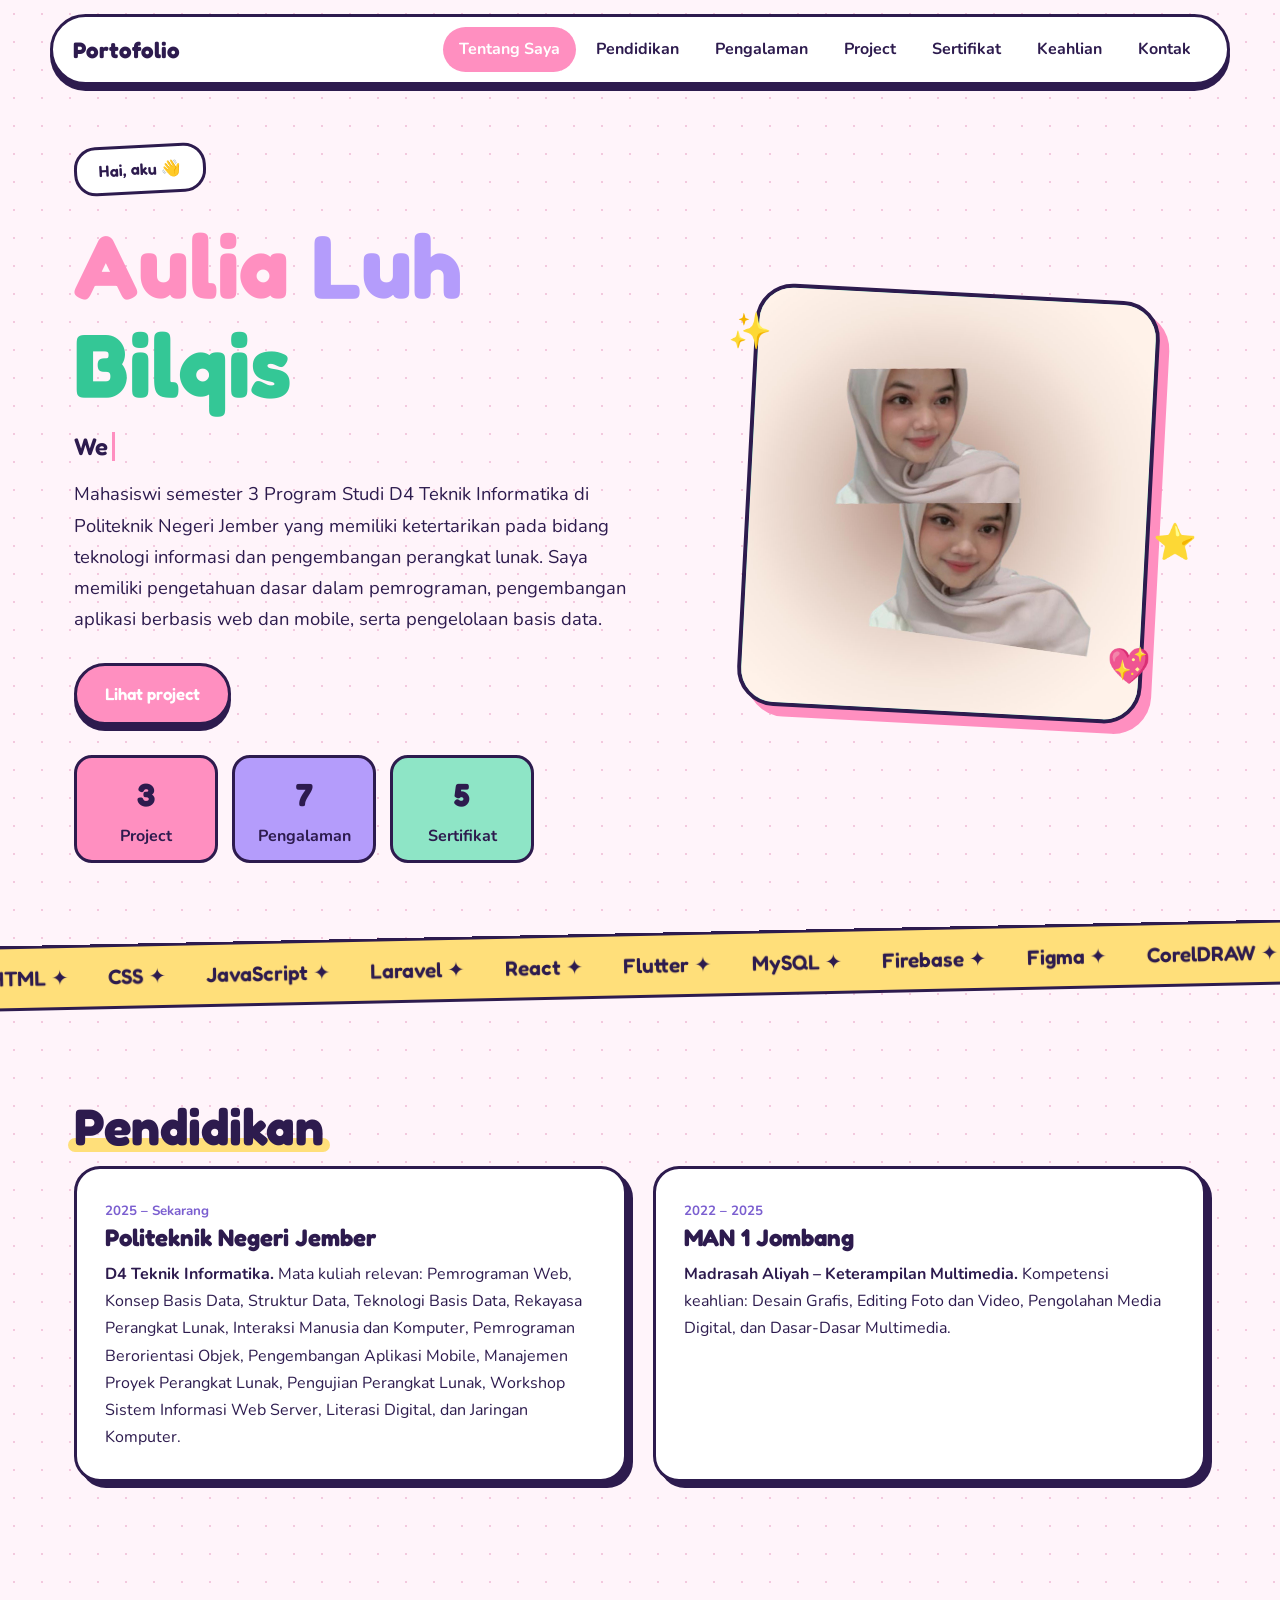
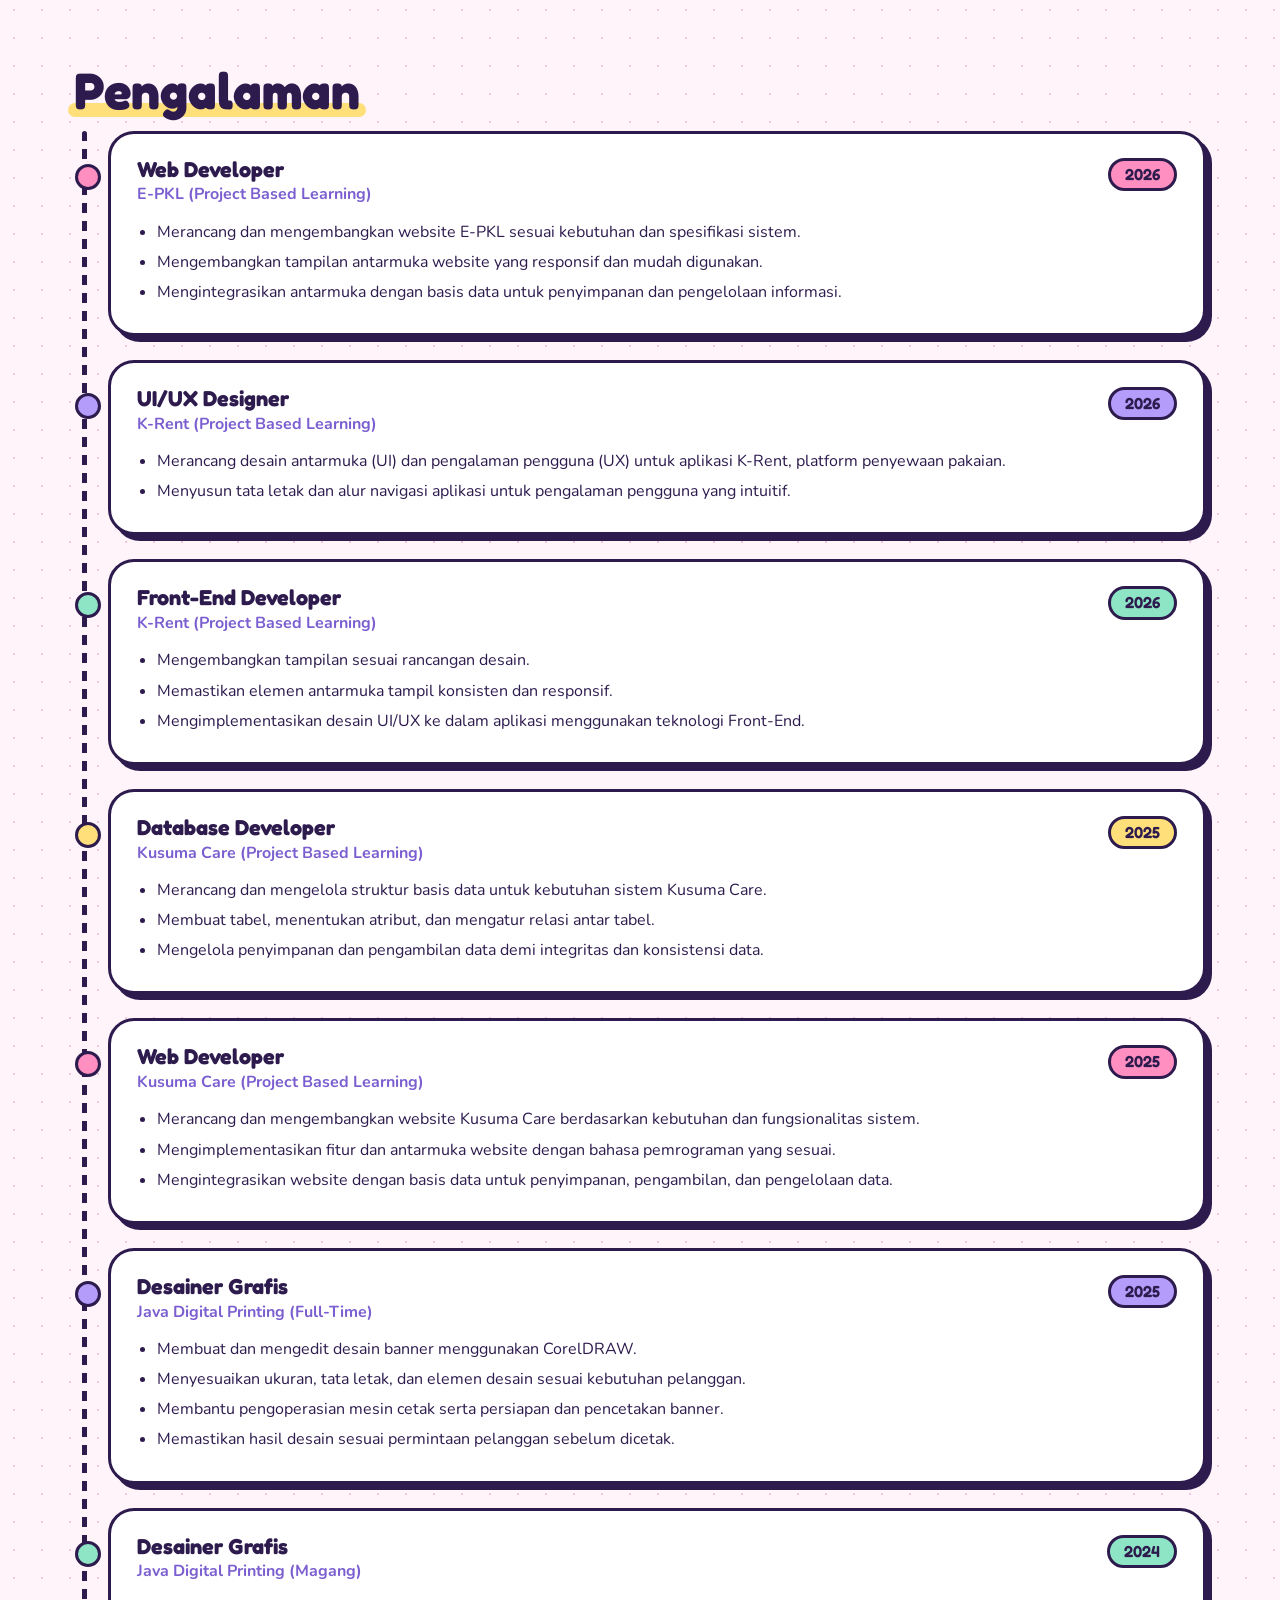
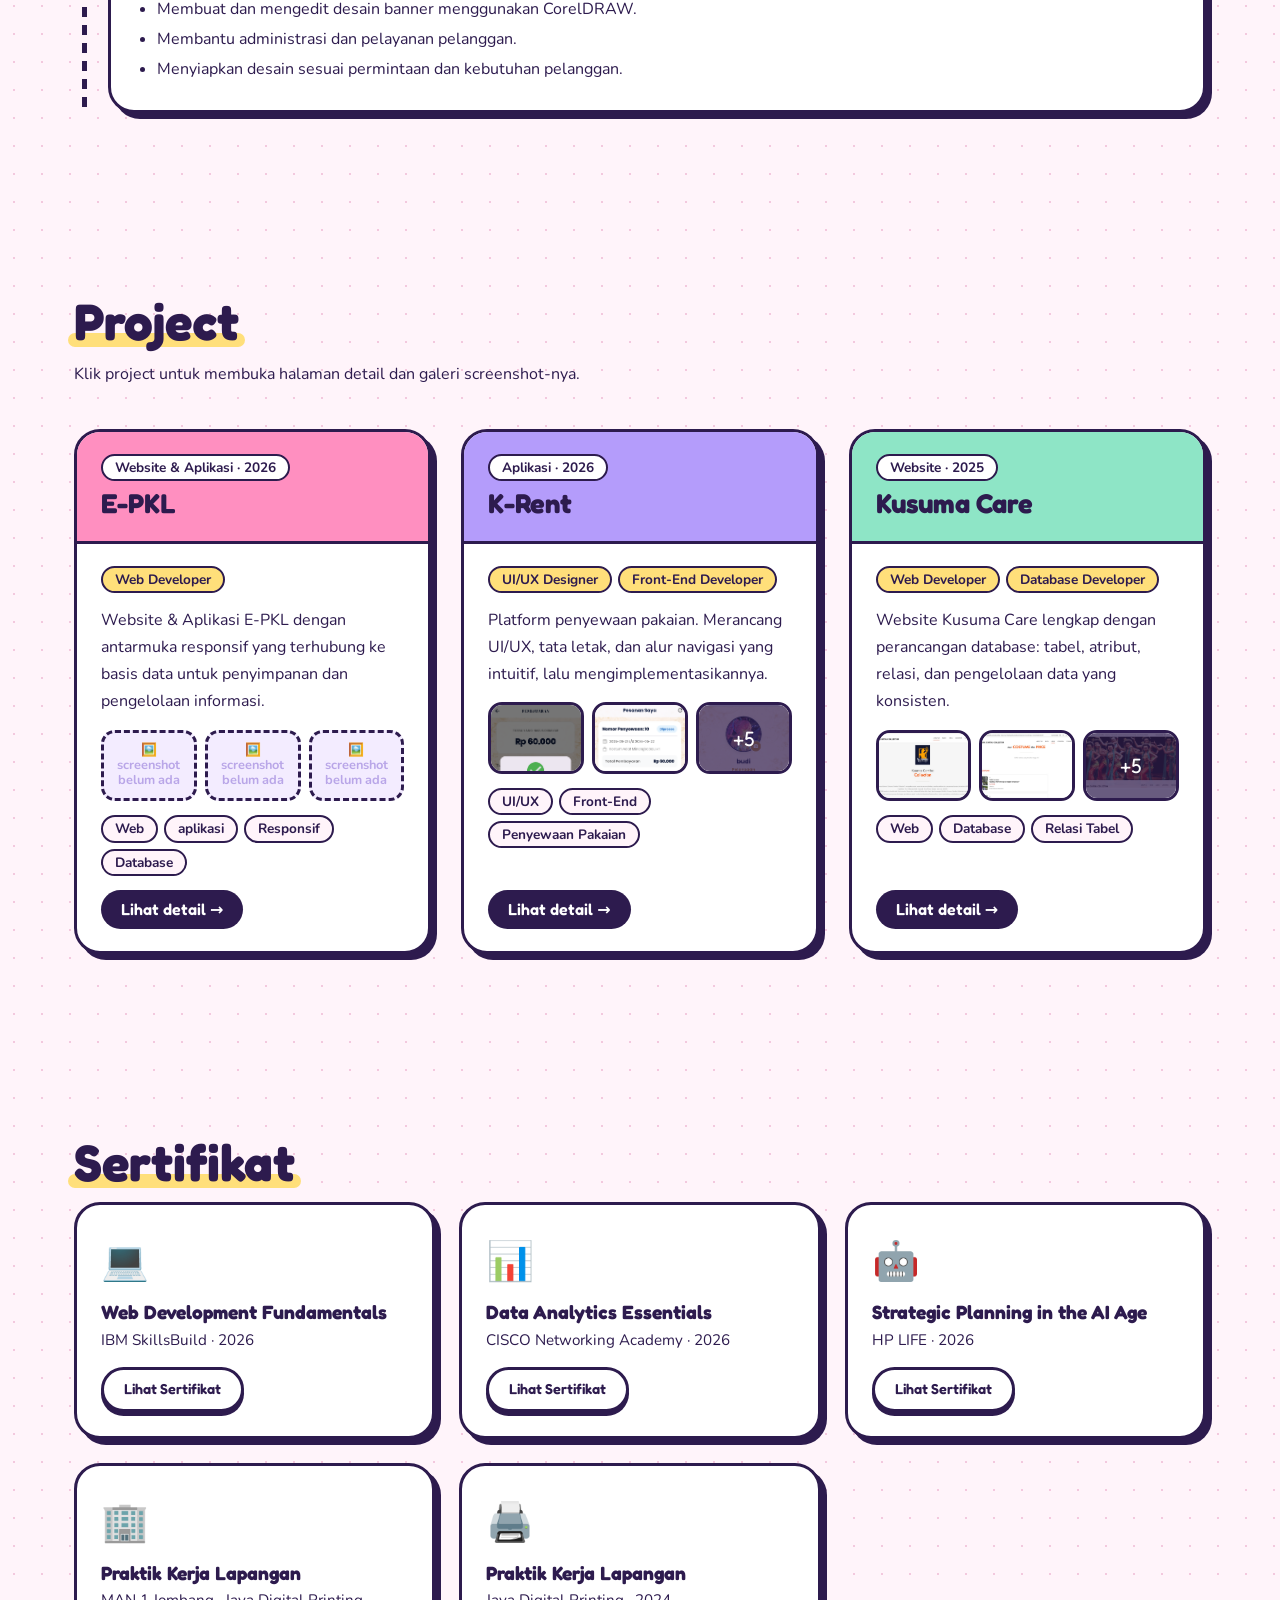
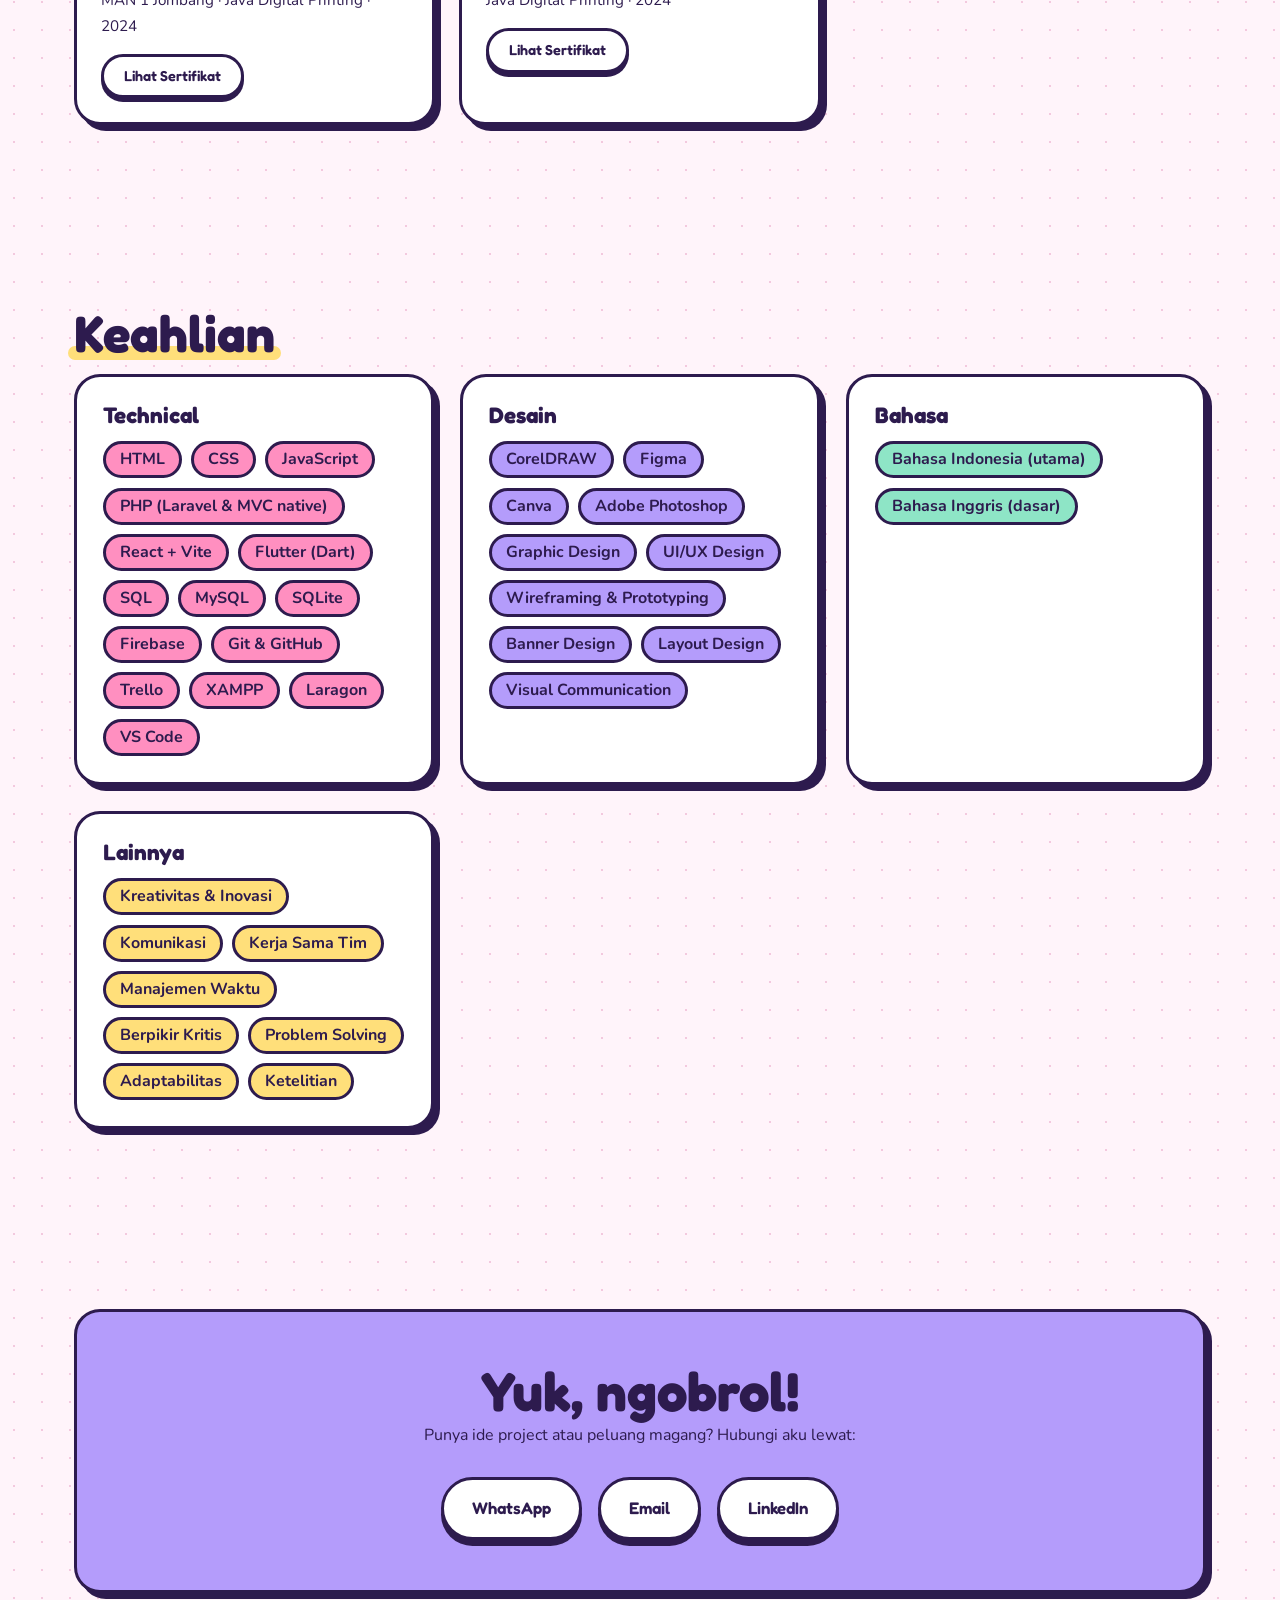
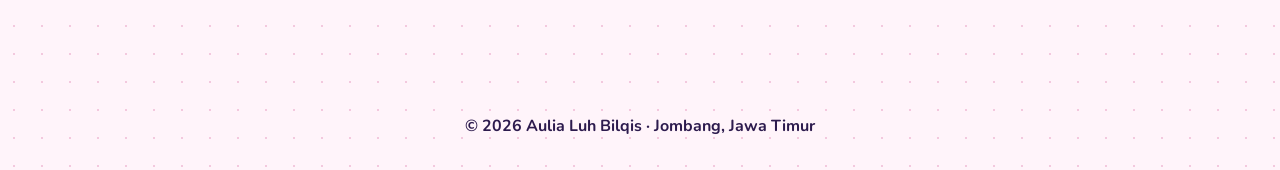
<file: index.html>
<!DOCTYPE html>
<html lang="id">
<head>
<meta charset="UTF-8">
<meta name="viewport" content="width=device-width, initial-scale=1">
<title>Aulia Luh Bilqis | Portofolio</title>
<link rel="preconnect" href="https://fonts.googleapis.com">
<link href="https://fonts.googleapis.com/css2?family=Fredoka:wght@500;600;700&family=Nunito:wght@400;600;700&display=swap" rel="stylesheet">
<link rel="stylesheet" href="style.css">
</head>
<body>
<div class="bar" id="bar"></div>
<nav>
  <a class="logo" href="#">Portofolio</a>
  <button class="burger" id="bg" aria-label="Menu">☰</button>
  <ul id="menu"></ul>
</nav>

<main class="wrap">
<section id="tentang-saya">
  <div class="hero">
    <div>
      <span class="hi">Hai, aku <span class="hand">👋</span></span>
      <h1 id="name"></h1>
      <div class="role"><i id="role"></i></div>
      <p class="d">Mahasiswi semester 3 Program Studi D4 Teknik Informatika di Politeknik Negeri Jember yang memiliki ketertarikan pada bidang teknologi informasi dan pengembangan perangkat lunak. Saya memiliki pengetahuan dasar dalam pemrograman, pengembangan aplikasi berbasis web dan mobile, serta pengelolaan basis data.</p>
      <div class="btns"><a class="btn p" href="#project">Lihat project</a></div>
      <div class="stats rv">
        <div class="stat"><b data-n="3">0</b>Project</div>
        <div class="stat"><b data-n="7">0</b>Pengalaman</div>
        <div class="stat"><b data-n="5">0</b>Sertifikat</div>
      </div>
    </div>
    <div class="art">
    <div class="pic"><img alt="Foto Aulia Luh Bilqis" src="img/foto imut lagi.jpeg"></div>
      <span class="em" style="top:6%;left:0">✨</span>
      <span class="em" style="top:52%;right:-2%;animation-delay:-1s">⭐</span>
      <span class="em" style="bottom:8%;right:8%;animation-delay:-2s">💖</span>
    </div>
  </div>
</section>
</main>

<div class="mq"><div id="mq"></div></div>

<main class="wrap">
<section id="pendidikan">
  <h2 class="title rv">Pendidikan</h2>
  <div class="edu">
    <div class="card rv"><small>2025 – Sekarang</small><h3>Politeknik Negeri Jember</h3><p><b>D4 Teknik Informatika.</b> Mata kuliah relevan: Pemrograman Web, Konsep Basis Data, Struktur Data, Teknologi Basis Data, Rekayasa Perangkat Lunak, Interaksi Manusia dan Komputer, Pemrograman Berorientasi Objek, Pengembangan Aplikasi Mobile, Manajemen Proyek Perangkat Lunak, Pengujian Perangkat Lunak, Workshop Sistem Informasi Web Server, Literasi Digital, dan Jaringan Komputer.</p></div>
    <div class="card rv" style="--d:.15s"><small>2022 – 2025</small><h3>MAN 1 Jombang</h3><p><b>Madrasah Aliyah – Keterampilan Multimedia.</b> Kompetensi keahlian: Desain Grafis, Editing Foto dan Video, Pengolahan Media Digital, dan Dasar-Dasar Multimedia.</p></div>
  </div>
</section>

<section id="pengalaman">
  <h2 class="title rv">Pengalaman</h2>
  <div class="tl" id="tl"></div>
</section>

<section id="project">
  <h2 class="title rv">Project</h2>
  <p class="sub rv">Klik project untuk membuka halaman detail dan galeri screenshot-nya.</p>
  <div class="pg" id="pg"></div>
</section>

<section id="sertifikat">
  <h2 class="title rv">Sertifikat</h2>
  <div class="cg" id="cg"></div>
</section>

<section id="keahlian">
  <h2 class="title rv">Keahlian</h2>
  <div class="sk" id="sk"></div>
</section>

<section id="kontak">
  <div class="card ctk rv">
    <h2>Yuk, ngobrol!</h2>
    <p>Punya ide project atau peluang magang? Hubungi aku lewat:</p>
    <div class="btns">
      <a class="btn" href="https://wa.me/6285808453019" target="_blank" rel="noopener">WhatsApp</a>
      <a class="btn" href="mailto:aulialuhbilqis14@gmail.com">Email</a>
      <a class="btn" href="https://www.linkedin.com/in/aulia-luh-bilqis-617a243a2" target="_blank" rel="noopener">LinkedIn</a>
    </div>
  </div>
</section>
</main>
<footer>© 2026 Aulia Luh Bilqis · Jombang, Jawa Timur </footer>

<script src="data.js"></script>
<script>
/* ================= DATA (edit di sini) ================= */

const EXP = [
  ["Web Developer", "E-PKL (Project Based Learning)", "2026", "var(--pink)", ["Merancang dan mengembangkan website E-PKL sesuai kebutuhan dan spesifikasi sistem.", "Mengembangkan tampilan antarmuka website yang responsif dan mudah digunakan.", "Mengintegrasikan antarmuka dengan basis data untuk penyimpanan dan pengelolaan informasi."]],
  ["UI/UX Designer", "K-Rent (Project Based Learning)", "2026", "var(--purple)", ["Merancang desain antarmuka (UI) dan pengalaman pengguna (UX) untuk aplikasi K-Rent, platform penyewaan pakaian.", "Menyusun tata letak dan alur navigasi aplikasi untuk pengalaman pengguna yang intuitif."]],
  ["Front-End Developer", "K-Rent (Project Based Learning)", "2026", "var(--mint)", ["Mengembangkan tampilan sesuai rancangan desain.", "Memastikan elemen antarmuka tampil konsisten dan responsif.", "Mengimplementasikan desain UI/UX ke dalam aplikasi menggunakan teknologi Front-End."]],
  ["Database Developer", "Kusuma Care (Project Based Learning)", "2025", "var(--yellow)", ["Merancang dan mengelola struktur basis data untuk kebutuhan sistem Kusuma Care.", "Membuat tabel, menentukan atribut, dan mengatur relasi antar tabel.", "Mengelola penyimpanan dan pengambilan data demi integritas dan konsistensi data."]],
  ["Web Developer", "Kusuma Care (Project Based Learning)", "2025", "var(--pink)", ["Merancang dan mengembangkan website Kusuma Care berdasarkan kebutuhan dan fungsionalitas sistem.", "Mengimplementasikan fitur dan antarmuka website dengan bahasa pemrograman yang sesuai.", "Mengintegrasikan website dengan basis data untuk penyimpanan, pengambilan, dan pengelolaan data."]],
  ["Desainer Grafis", "Java Digital Printing (Full-Time)", "2025", "var(--purple)", ["Membuat dan mengedit desain banner menggunakan CorelDRAW.", "Menyesuaikan ukuran, tata letak, dan elemen desain sesuai kebutuhan pelanggan.", "Membantu pengoperasian mesin cetak serta persiapan dan pencetakan banner.", "Memastikan hasil desain sesuai permintaan pelanggan sebelum dicetak."]],
  ["Desainer Grafis", "Java Digital Printing (Magang)", "2024", "var(--mint)", ["Membuat dan mengedit desain banner menggunakan CorelDRAW.", "Membantu administrasi dan pelayanan pelanggan.", "Menyiapkan desain sesuai permintaan dan kebutuhan pelanggan."]]
];

const CERTS = [
  ["💻", "Web Development Fundamentals", "IBM SkillsBuild · 2026", "https://drive.google.com/file/d/1o0Y3cHX4-lL13pGYZTWShIsqfnvC3NUM/view?usp=sharing"],
  ["📊", "Data Analytics Essentials", "CISCO Networking Academy · 2026", "https://drive.google.com/file/d/1lEm3cFaUj7oJnUpjfu32frEoa9cWKj1-/view?usp=sharing"],
  ["🤖", "Strategic Planning in the AI Age", "HP LIFE · 2026", "https://drive.google.com/file/d/1vb3qjaT39BzCoQrzouQvZgygrkUblGbS/view?usp=sharing"],
  ["🏢", "Praktik Kerja Lapangan", "MAN 1 Jombang · Java Digital Printing · 2024", "https://drive.google.com/file/d/1cjVl42TBUxldb8cjU-efFcWBpHX3YURB/view?usp=sharing"],
  ["🖨️", "Praktik Kerja Lapangan", "Java Digital Printing · 2024", "https://drive.google.com/file/d/1wPVNGUp11n04F72KZjDsitbdCry0RCP7/view?usp=sharing"]
]; // isi link sertifikat yang masih kosong ("") dengan link Google Drive-mu

const SKILLS = [
  ["Technical", "var(--pink)", ["HTML","CSS","JavaScript","PHP (Laravel & MVC native)","React + Vite","Flutter (Dart)","SQL","MySQL","SQLite","Firebase","Git & GitHub","Trello","XAMPP","Laragon","VS Code"]],
  ["Desain", "var(--purple)", ["CorelDRAW","Figma","Canva","Adobe Photoshop","Graphic Design","UI/UX Design","Wireframing & Prototyping","Banner Design","Layout Design","Visual Communication"]],
  ["Bahasa", "var(--mint)", ["Bahasa Indonesia (utama)","Bahasa Inggris (dasar)"]],
  ["Lainnya", "var(--yellow)", ["Kreativitas & Inovasi","Komunikasi","Kerja Sama Tim","Manajemen Waktu","Berpikir Kritis","Problem Solving","Adaptabilitas","Ketelitian"]]
];

const NAV = ["Tentang Saya","Pendidikan","Pengalaman","Project","Sertifikat","Keahlian","Kontak"];

/* ================= RENDER ================= */
const $ = s => document.querySelector(s), id = s => s.toLowerCase().replace(/\s+/g,"-");
const esc = t => String(t).replace(/[&<>"]/g, c => ({"&":"&amp;","<":"&lt;",">":"&gt;",'"':"&quot;"}[c]));

$("#menu").innerHTML = NAV.map(n => `<li><a class="l" href="#${id(n)}">${n}</a></li>`).join("");
$("#bg").onclick = () => $("#menu").classList.toggle("open");
$("#menu").onclick = () => $("#menu").classList.remove("open");

$("#name").innerHTML = "Aulia Luh Bilqis".split(" ").map((w, i) =>
  `<span class="c${i+1}">` + [...w].map((c, j) => `<span style="animation-delay:${(i*4+j)*60+300}ms">${c}</span>`).join("") + "</span> ").join("");

$("#mq").innerHTML = [...Array(2)].map(() => ["HTML","CSS","JavaScript","Laravel","React","Flutter","MySQL","Firebase","Figma","CorelDRAW","UI/UX"].map(s => `<span>${s} ✦</span>`).join("")).join("");

$("#tl").innerHTML = EXP.map((e, i) => `<div class="card rv" style="--c:${e[3]};--d:${i%2*.1}s"><span class="yr">${e[2]}</span><h3>${e[0]}</h3><div class="at">${e[1]}</div><ul>${e[4].map(b => `<li>${b}</li>`).join("")}</ul></div>`).join("");

$("#cg").innerHTML = CERTS.map((c, i) => `<div class="card ct rv" style="--d:${i*.08}s"><span class="ic">${c[0]}</span><h3>${c[1]}</h3><p>${c[2]}</p><a class="btn ${c[3] ? "" : "off"}" href="${c[3] || "#"}" target="_blank" rel="noopener">Lihat Sertifikat</a></div>`).join("");

$("#sk").innerHTML = SKILLS.map((s, i) => `<div class="card rv" style="--c:${s[1]};--d:${i*.1}s"><h3>${s[0]}</h3><div class="chips">${s[2].map((c, j) => `<span style="--i:${j}">${c}</span>`).join("")}</div></div>`).join("");

/* Project: kartu -> klik buka halaman detail */
const norm = g => (typeof g === "string" ? {src: g, caption: ""} : g);
$("#pg").innerHTML = PROJECTS.map((p, pi) => {
  const g = p.gallery.map(norm);
  const thumbs = g.length
    ? g.slice(0, 3).map((x, k) => `<div class="th static"><img src="${esc(x.src)}" alt="${esc(p.title)} ${k+1}" loading="lazy">${k === 2 && g.length > 3 ? `<span class="more">+${g.length-3}</span>` : ""}</div>`).join("")
    : [0,1,2].map(() => `<div class="th ph">🖼️<br>screenshot<br>belum ada</div>`).join("");
  return `<a class="card pj rv" href="project.html?p=${p.slug}" style="--c:${p.color};--d:${pi*.12}s">
    <div class="top"><span>${p.type} · ${p.year}</span><h3>${p.title}</h3></div>
    <div class="in"><div class="tags">${p.roles.map(r => `<span style="background:var(--yellow)">${r}</span>`).join("")}</div>
    <p>${p.desc}</p><div class="gal">${thumbs}</div>
    <div class="tags">${p.tags.map(t => `<span>${t}</span>`).join("")}</div>
    <span class="go">Lihat detail →</span></div></a>`;
}).join("");

/* Animasi: reveal saat scroll, counter, typewriter, progress bar, menu aktif */
const io = new IntersectionObserver(es => es.forEach(e => {
  if (!e.isIntersecting) return;
  e.target.classList.add("in");
  e.target.querySelectorAll("[data-n]").forEach(n => {
    const t = +n.dataset.n; let v = 0;
    const iv = setInterval(() => { n.textContent = ++v; if (v >= t) clearInterval(iv); }, 200);
  });
  io.unobserve(e.target);
}), {threshold: .15});
document.querySelectorAll(".rv").forEach(el => io.observe(el));

const roles = ["Web Developer", "UI/UX Designer", "Front-End Developer", "Database Developer", "Graphic Designer"];
let ri = 0, ci = 0, del = false;
(function type() {
  const w = roles[ri];
  $("#role").textContent = w.slice(0, del ? --ci : ++ci);
  let t = del ? 40 : 90;
  if (!del && ci === w.length) { del = true; t = 1400; }
  else if (del && ci === 0) { del = false; ri = (ri + 1) % roles.length; t = 300; }
  setTimeout(type, t);
})();

const links = [...document.querySelectorAll("nav a.l")];
const secs = links.map(a => document.querySelector(a.getAttribute("href")));
addEventListener("scroll", () => {
  const h = document.documentElement;
  $("#bar").style.width = (h.scrollTop / (h.scrollHeight - h.clientHeight) * 100) + "%";
  let a = 0; secs.forEach((s, i) => { if (s.getBoundingClientRect().top < 200) a = i; });
  links.forEach((l, i) => l.classList.toggle("on", i === a));
}, {passive: true});
dispatchEvent(new Event("scroll"));
</script>
</body>
</html>
</file>
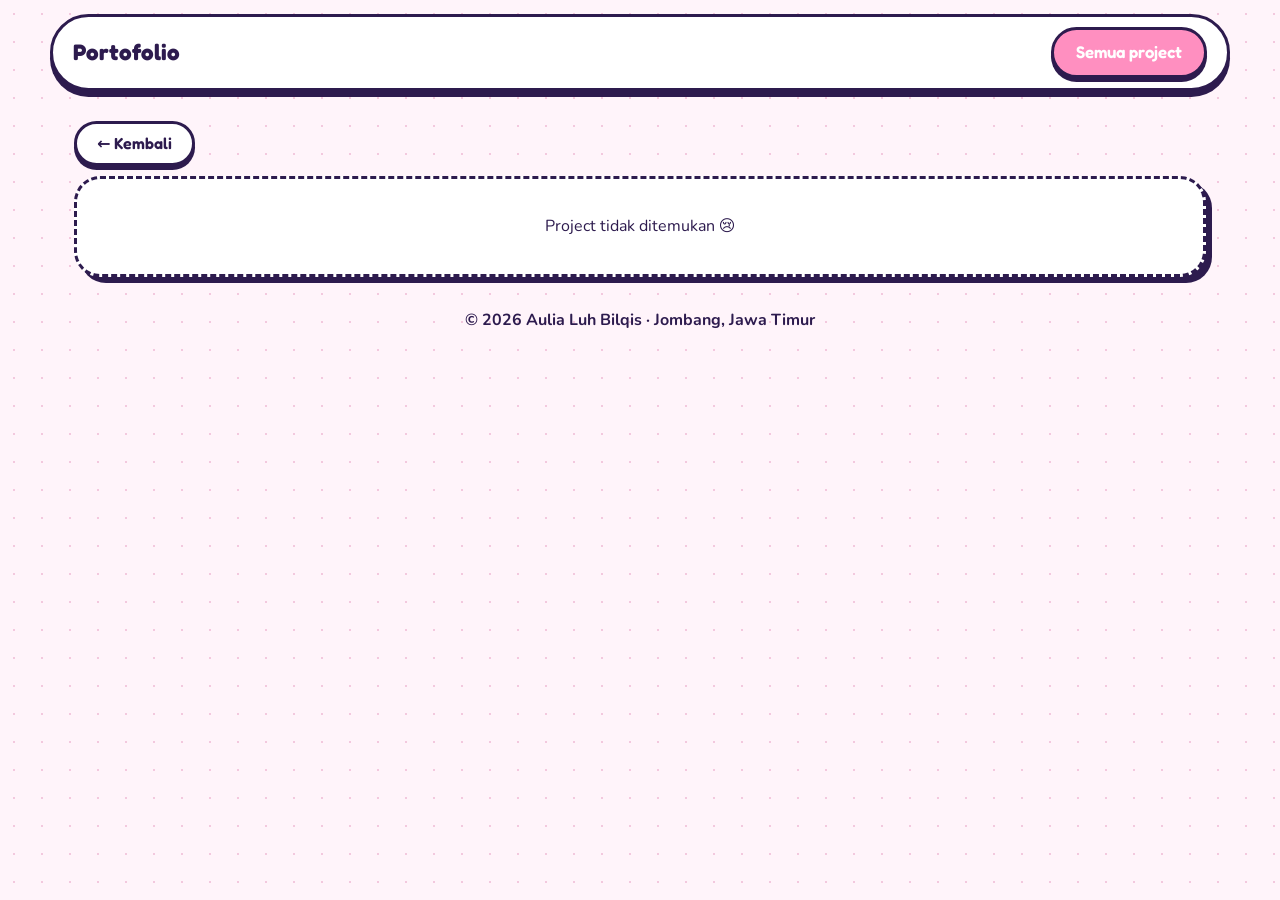
<file: project.html>
<!DOCTYPE html>
<html lang="id">
<head>
<meta charset="UTF-8">
<meta name="viewport" content="width=device-width, initial-scale=1">
<title>Project | Aulia Luh Bilqis</title>
<link rel="preconnect" href="https://fonts.googleapis.com">
<link href="https://fonts.googleapis.com/css2?family=Fredoka:wght@500;600;700&family=Nunito:wght@400;600;700&display=swap" rel="stylesheet">
<link rel="stylesheet" href="style.css">
</head>
<body>
<div class="bar" id="bar"></div>
<nav>
  <a class="logo" href="index.html">Portofolio</a>
  <a class="btn p" style="padding:8px 22px;box-shadow:0 4px 0 var(--ink)" href="index.html#project">Semua project</a>
</nav>
<main class="wrap" id="app"></main>
<footer>© 2026 Aulia Luh Bilqis · Jombang, Jawa Timur</footer>

<div class="lb" id="lb">
  <button class="x" id="lx" aria-label="Tutup">✕</button>
  <button class="pv" id="lp" aria-label="Sebelumnya">‹</button>
  <button class="nx" id="ln" aria-label="Berikutnya">›</button>
  <img id="li" alt=""><p id="lc"></p>
</div>

<script src="data.js"></script>
<script>
const $ = s => document.querySelector(s);
const esc = t => String(t).replace(/[&<>"]/g, c => ({"&":"&amp;","<":"&lt;",">":"&gt;",'"':"&quot;"}[c]));
const norm = g => (typeof g === "string" ? {src: g, caption: ""} : g);
const slug = new URLSearchParams(location.search).get("p");
const i = PROJECTS.findIndex(p => p.slug === slug);
const app = $("#app");

if (i < 0) {
  app.innerHTML = `<a class="back" href="index.html#project">← Kembali</a><div class="card empty">Project tidak ditemukan 😢</div>`;
} else {
  const p = PROJECTS[i], g = p.gallery.map(norm);
  document.title = p.title + " | Aulia Luh Bilqis";
  const prev = PROJECTS[(i + PROJECTS.length - 1) % PROJECTS.length], next = PROJECTS[(i + 1) % PROJECTS.length];
  app.innerHTML = `
  <a class="back" href="index.html#project">← Kembali</a>
  <header class="card dh rv" style="--c:${p.color}">
    <span class="badge">${p.type} · ${p.year}</span>
    <h1>${p.title}</h1>
    <div class="tags">${p.roles.map(r => `<span style="background:var(--yellow)">${r}</span>`).join("")}</div>
    <p>${p.long || p.desc}</p>
    <div class="acts">${p.demo ? `<a class="btn p" href="${p.demo}" target="_blank" rel="noopener">Buka Demo</a>` : ""}${p.repo ? `<a class="btn" href="${p.repo}" target="_blank" rel="noopener">GitHub</a>` : ""}</div>
  </header>
  <div class="det">
    <div class="card rv"><h3>Yang aku kerjakan</h3><ul>${p.fitur.map(f => `<li>${f}</li>`).join("")}</ul></div>
    <div class="card rv" style="--d:.12s"><h3>Teknologi &amp; Topik</h3><div class="tags">${p.tags.map(t => `<span>${t}</span>`).join("")}</div></div>
  </div>
  <section style="padding:50px 0 0">
    <h2 class="title rv">Galeri</h2>
    ${g.length ? `<div class="gg">${g.map((x, k) => `<button class="th rv" style="--d:${k%6*.08}s" data-k="${k}"><img src="${esc(x.src)}" alt="${esc(p.title)} screenshot ${k+1}" loading="lazy"></button>`).join("")}</div>`
    : `<div class="card empty rv">🖼️ Belum ada screenshot.<br>Taruh gambar di folder <code>img/</code>, lalu isi <code>gallery</code> project ini di <code>data.js</code>.</div>`}
  </section>
  <div class="pn">
    <a class="btn" href="project.html?p=${prev.slug}">← ${prev.title}</a>
    <a class="btn p" href="project.html?p=${next.slug}">${next.title} →</a>
  </div>`;

  /* lightbox */
  let idx = 0; const lb = $("#lb");
  const show = () => { const x = g[idx]; $("#li").src = x.src; $("#lc").textContent = (x.caption ? x.caption + " · " : "") + (idx+1) + "/" + g.length; $("#lp").style.display = $("#ln").style.display = g.length > 1 ? "" : "none"; };
  const step = d => { idx = (idx + d + g.length) % g.length; show(); };
  document.querySelectorAll(".gg .th").forEach(b => b.onclick = () => { idx = +b.dataset.k; show(); lb.classList.add("on"); });
  $("#lp").onclick = () => step(-1); $("#ln").onclick = () => step(1); $("#lx").onclick = () => lb.classList.remove("on");
  lb.onclick = e => { if (e.target === lb) lb.classList.remove("on"); };
  document.addEventListener("keydown", e => {
    if (!lb.classList.contains("on")) return;
    if (e.key === "Escape") lb.classList.remove("on");
    if (e.key === "ArrowLeft") step(-1);
    if (e.key === "ArrowRight") step(1);
  });
}

const io = new IntersectionObserver(es => es.forEach(e => { if (e.isIntersecting) { e.target.classList.add("in"); io.unobserve(e.target); } }), {threshold: .1});
document.querySelectorAll(".rv").forEach(el => io.observe(el));
addEventListener("scroll", () => { const h = document.documentElement; $("#bar").style.width = (h.scrollTop / (h.scrollHeight - h.clientHeight) * 100) + "%"; }, {passive: true});
</script>
</body>
</html>
</file>
<file: style.css>
:root{--ink:#2d1b4e;--pink:#ff8fc0;--purple:#b49cfb;--mint:#8ee5c6;--yellow:#ffdf7a;--bg:#fff4fa;--card:#fff;
--h:'Fredoka','Baloo 2',system-ui,sans-serif;--b:'Nunito',system-ui,sans-serif}
*{box-sizing:border-box;margin:0;padding:0}
html{scroll-behavior:smooth;scroll-padding-top:110px}
body{font-family:var(--b);color:var(--ink);background:var(--bg);background-image:radial-gradient(#f3c9de 1.5px,transparent 1.5px);background-size:28px 28px;line-height:1.7;overflow-x:hidden}
.wrap{max-width:1180px;margin:0 auto;padding:0 24px}
section{padding:90px 0}
h1,h2,h3{font-family:var(--h);line-height:1.1}
.bar{position:fixed;top:0;left:0;height:5px;background:linear-gradient(90deg,var(--pink),var(--purple),var(--mint));width:0;z-index:99}
/* nav */
nav{position:sticky;top:14px;z-index:50;margin:14px auto 0;max-width:1180px;width:calc(100% - 48px);background:#fff;border:3px solid var(--ink);border-radius:40px;box-shadow:0 6px 0 var(--ink);display:flex;align-items:center;justify-content:space-between;padding:10px 20px;animation:drop .8s cubic-bezier(.3,1.6,.5,1) both}
.logo{font-family:var(--h);font-weight:700;font-size:1.4rem;text-decoration:none;color:var(--ink)}.logo b{color:var(--pink)}
nav ul{display:flex;gap:4px;list-style:none}
nav a.l{display:block;padding:9px 16px;border-radius:30px;text-decoration:none;color:var(--ink);font-weight:700;transition:.25s}
nav a.l:hover{background:var(--yellow);transform:translateY(-2px) rotate(-2deg)}
nav a.l.on{background:var(--pink);color:#fff}
.burger{display:none;background:var(--yellow);border:3px solid var(--ink);border-radius:14px;padding:4px 12px;font-size:1.3rem;cursor:pointer}
/* buttons */
.btn{display:inline-block;font-family:var(--h);font-weight:600;font-size:1.05rem;padding:14px 28px;border:3px solid var(--ink);border-radius:40px;box-shadow:0 6px 0 var(--ink);text-decoration:none;color:var(--ink);background:#fff;cursor:pointer;transition:.15s}
.btn.p{background:var(--pink);color:#fff}
.btn:hover{transform:translateY(3px);box-shadow:0 3px 0 var(--ink)}
.btn:active{transform:translateY(6px);box-shadow:0 0 0 var(--ink)}
.btn.off{opacity:.45;pointer-events:none}
.card{background:var(--card);border:3px solid var(--ink);border-radius:26px;box-shadow:6px 6px 0 var(--ink);transition:.3s}
.card:hover{transform:translate(-3px,-3px);box-shadow:9px 9px 0 var(--ink)}
.title{font-size:clamp(2rem,5vw,3.2rem);margin-bottom:12px;display:inline-block;position:relative}
.title::after{content:"";position:absolute;left:-6px;right:-6px;bottom:2px;height:14px;background:var(--yellow);z-index:-1;border-radius:8px;transform:scaleX(0);transform-origin:left;transition:transform .8s .3s}
.rv.in .title::after,.title.in::after{transform:scaleX(1)}
.sub{margin-bottom:40px;max-width:620px}
/* hero */
#home{min-height:82vh;display:flex;align-items:center;padding:60px 0}
.hero{display:grid;grid-template-columns:1.2fr 1fr;gap:40px;align-items:center}
.hi{display:inline-block;border:3px solid var(--ink);background:#fff;border-radius:22px;padding:8px 22px;font-family:var(--h);font-weight:600;transform:rotate(-3deg);animation:wob 3s ease-in-out infinite}
.hand{display:inline-block;transform-origin:70% 70%;animation:wave 2s infinite}
h1{font-size:clamp(3rem,8vw,5.6rem);margin:22px 0 14px}
h1 span{display:inline-block;animation:pop .7s both;cursor:default;transition:.2s}
h1 span:hover{transform:translateY(-8px) rotate(-6deg)}
.c1{color:var(--pink)}.c2{color:var(--purple)}.c3{color:#34c796}
.role{font-family:var(--h);font-size:1.5rem;font-weight:600;min-height:2.2rem}
.role i{font-style:normal;border-right:3px solid var(--pink);padding-right:4px;animation:blink .8s infinite}
.hero p.d{font-size:1.15rem;max-width:560px;margin:10px 0 28px}
.hero .btns{display:flex;gap:16px;flex-wrap:wrap}
.art{position:relative;aspect-ratio:1;max-width:460px;margin:auto;width:100%}
.blob{position:absolute;inset:12% 6% 6% 10%;background:var(--purple);border:4px solid var(--ink);box-shadow:8px 10px 0 var(--ink);border-radius:58% 42% 55% 45%/48% 55% 45% 52%;animation:morph 9s ease-in-out infinite;display:grid;place-items:center;font-size:clamp(5rem,12vw,8rem)}
.blob em{font-style:normal;animation:float 3.5s ease-in-out infinite}
.sh{position:absolute;border:4px solid var(--ink);box-shadow:6px 6px 0 var(--ink)}
.s1{width:34%;aspect-ratio:1;border-radius:50%;background:var(--yellow);top:0;right:0;animation:float 5s ease-in-out infinite}
.s2{width:26%;aspect-ratio:1;border-radius:24px;background:var(--mint);bottom:0;left:0;animation:float 4s -1s ease-in-out infinite reverse}
.em{position:absolute;font-size:2.2rem;animation:float 3s ease-in-out infinite}
/* marquee */
.mq{overflow:hidden;border-block:3px solid var(--ink);background:var(--yellow);padding:12px 0;transform:rotate(-1.2deg);margin:10px -10px}
.mq div{display:flex;gap:40px;width:max-content;animation:mar 28s linear infinite;font-family:var(--h);font-weight:600;font-size:1.3rem;white-space:nowrap}
/* about */
.about{display:grid;grid-template-columns:300px 1fr;gap:40px;align-items:center}
.photo{border:4px solid var(--ink);border-radius:30px;box-shadow:8px 8px 0 var(--pink);overflow:hidden;transform:rotate(-3deg);background:var(--mint);aspect-ratio:3/4;display:grid;place-items:center;font-size:6rem;transition:.4s}
.photo:hover{transform:rotate(2deg) scale(1.04)}
.photo img{width:100%;height:100%;object-fit:cover}
.about .box{padding:30px}
.stats{display:grid;grid-template-columns:repeat(3,1fr);gap:14px;margin-top:22px}
.stat{text-align:center;border:3px solid var(--ink);border-radius:18px;padding:10px;font-weight:700}
.stat b{display:block;font-family:var(--h);font-size:2rem}
.stat:nth-child(1){background:var(--pink)}.stat:nth-child(2){background:var(--purple)}.stat:nth-child(3){background:var(--mint)}
/* edu */
.edu{display:grid;grid-template-columns:1fr 1fr;gap:26px}
.edu .card{padding:28px}.edu h3{font-size:1.5rem}.edu small{font-weight:700;color:#7b5fd0}
.edu p{margin-top:10px}
/* timeline */
.tl{position:relative;padding-left:34px;display:grid;gap:24px}
.tl::before{content:"";position:absolute;left:8px;top:0;bottom:0;width:5px;border-radius:5px;background:repeating-linear-gradient(var(--ink) 0 10px,transparent 10px 18px)}
.tl .card{padding:24px 26px;position:relative}
.tl .card::before{content:"";position:absolute;left:-36px;top:30px;width:20px;height:20px;border:3px solid var(--ink);border-radius:50%;background:var(--c,var(--pink))}
.tl h3{font-size:1.35rem}.tl .at{font-weight:700;color:#7b5fd0}
.tl .yr{float:right;background:var(--c,var(--pink));border:3px solid var(--ink);border-radius:20px;padding:0 14px;font-family:var(--h);font-weight:600}
.tl ul{margin:10px 0 0 20px}.tl li{margin:3px 0}
/* projects */
.pg{display:grid;grid-template-columns:repeat(auto-fit,minmax(320px,1fr));gap:30px}
.pj{overflow:hidden;display:flex;flex-direction:column}
.pj .top{padding:22px 24px;background:var(--c);border-bottom:3px solid var(--ink)}
.pj .top span{display:inline-block;background:#fff;border:2px solid var(--ink);border-radius:20px;padding:0 12px;font-weight:700;font-size:.85rem}
.pj h3{font-size:1.7rem;margin-top:8px}
.pj .in{padding:22px 24px;display:flex;flex-direction:column;gap:14px;flex:1}
.gal{display:grid;grid-template-columns:repeat(3,1fr);gap:8px}
.th{position:relative;aspect-ratio:4/3;border:3px solid var(--ink);border-radius:14px;overflow:hidden;cursor:pointer;background:#f3ecff;display:grid;place-items:center;font-size:1.6rem;transition:.25s;padding:0}
.th:hover{transform:scale(1.08) rotate(-2deg);z-index:2}
.th img{width:100%;height:100%;object-fit:cover}
.th.ph{cursor:default;border-style:dashed;color:#b9a6e8;font-size:.8rem;font-weight:700;text-align:center;line-height:1.2}
.th .more{position:absolute;inset:0;background:rgba(45,27,78,.7);color:#fff;display:grid;place-items:center;font-family:var(--h);font-size:1.3rem}
.tags{display:flex;flex-wrap:wrap;gap:6px}
.tags span{background:var(--bg);border:2px solid var(--ink);border-radius:20px;padding:0 12px;font-size:.85rem;font-weight:700}
.pj .acts{display:flex;gap:10px;margin-top:auto;flex-wrap:wrap}
.pj .btn{padding:8px 20px;font-size:.9rem;box-shadow:0 4px 0 var(--ink)}
/* lightbox */
.lb{position:fixed;inset:0;background:rgba(45,27,78,.88);z-index:200;display:none;align-items:center;justify-content:center;flex-direction:column;gap:12px;padding:20px}
.lb.on{display:flex;animation:fade .3s}
.lb img{max-width:min(92vw,1000px);max-height:76vh;border:4px solid var(--ink);border-radius:20px;background:#fff;box-shadow:8px 8px 0 var(--pink);animation:pop .4s}
.lb p{color:#fff;font-weight:700;text-align:center}
.lb button{position:absolute;background:var(--yellow);border:3px solid var(--ink);border-radius:50%;width:52px;height:52px;font-size:1.4rem;cursor:pointer;font-weight:700;color:var(--ink)}
.lb .x{top:20px;right:20px}.lb .pv{left:20px;top:50%}.lb .nx{right:20px;top:50%}
/* certs */
.cg{display:grid;grid-template-columns:repeat(auto-fit,minmax(300px,1fr));gap:24px}
.ct{padding:24px}.ct .ic{font-size:2.4rem;display:inline-block;transition:.4s}.ct:hover .ic{transform:rotate(360deg) scale(1.2)}
.ct h3{font-size:1.2rem;margin:8px 0 4px}.ct p{font-size:.95rem}.ct .btn{margin-top:14px;padding:7px 20px;font-size:.9rem;box-shadow:0 4px 0 var(--ink)}
/* skills */
.sk{display:grid;grid-template-columns:repeat(auto-fit,minmax(340px,1fr));gap:26px}
.sk .card{padding:26px}.sk h3{font-size:1.4rem;margin-bottom:14px}
.chips{display:flex;flex-wrap:wrap;gap:9px}
.chips span{border:3px solid var(--ink);border-radius:30px;padding:2px 14px;font-weight:700;background:var(--c);transition:.2s;cursor:default;opacity:0;transform:scale(.4)}
.rv.in .chips span{animation:pop .5s both;animation-delay:calc(var(--i)*45ms)}
.chips span:hover{transform:translateY(-4px) rotate(-4deg)!important;box-shadow:3px 3px 0 var(--ink)}
/* contact */
.ctk{padding:50px 30px;text-align:center;background:var(--purple)}
.ctk h2{font-size:clamp(2rem,5vw,3.4rem)}
.ctk .btns{display:flex;gap:16px;justify-content:center;flex-wrap:wrap;margin-top:28px}
footer{text-align:center;padding:30px;font-weight:700}
/* reveal */
.rv{opacity:0;transform:translateY(50px) scale(.96);transition:opacity .7s ease,transform .7s cubic-bezier(.3,1.4,.5,1);transition-delay:var(--d,0s)}
.rv.in{opacity:1;transform:none}
.rv.in.card:hover{transform:translate(-3px,-3px)}
@keyframes drop{from{transform:translateY(-120px)}}
@keyframes pop{from{opacity:0;transform:scale(.3) translateY(30px)}to{opacity:1;transform:none}}
@keyframes wob{50%{transform:rotate(2deg) translateY(-4px)}}
@keyframes wave{0%,60%,100%{transform:rotate(0)}10%,30%{transform:rotate(16deg)}20%,40%{transform:rotate(-10deg)}50%{transform:rotate(10deg)}}
@keyframes blink{50%{border-color:transparent}}
@keyframes float{50%{transform:translateY(-16px) rotate(4deg)}}
@keyframes morph{50%{border-radius:42% 58% 45% 55%/55% 42% 58% 45%;transform:rotate(4deg)}}
@keyframes mar{to{transform:translateX(-50%)}}
@keyframes fade{from{opacity:0}}
@media(max-width:900px){.hero,.about,.edu{grid-template-columns:1fr}.photo{max-width:260px;margin:auto}.art{max-width:340px}
.burger{display:block}nav ul{display:none;position:absolute;top:70px;left:0;right:0;background:#fff;border:3px solid var(--ink);border-radius:24px;flex-direction:column;padding:10px;box-shadow:0 6px 0 var(--ink)}nav ul.open{display:flex}}
@media(prefers-reduced-motion:reduce){*{animation:none!important;transition:none!important}.rv,.chips span{opacity:1;transform:none}}

a.pj{text-decoration:none;color:inherit;cursor:pointer}
a.pj .go{align-self:flex-start;margin-top:auto;font-family:var(--h);font-weight:600;background:var(--ink);color:#fff;border-radius:30px;padding:6px 20px;transition:.2s}
a.pj:hover .go{background:var(--pink);transform:translateX(6px)}
.th.static{cursor:inherit}.th.static:hover{transform:none}
/* halaman detail */
.back{display:inline-block;margin:30px 0 10px;font-family:var(--h);font-weight:600;text-decoration:none;color:var(--ink);background:#fff;border:3px solid var(--ink);border-radius:30px;padding:6px 20px;box-shadow:0 4px 0 var(--ink);transition:.15s}
.back:hover{transform:translateY(2px);box-shadow:0 2px 0 var(--ink)}
.dh{padding:44px 40px;background:var(--c);margin:20px 0 40px}
.dh h1{font-size:clamp(2.6rem,7vw,4.4rem);margin:12px 0}
.dh .badge{display:inline-block;background:#fff;border:3px solid var(--ink);border-radius:20px;padding:0 16px;font-weight:700}
.dh p{font-size:1.15rem;max-width:760px;margin-top:10px}
.dh .tags{margin-top:14px}.dh .acts{display:flex;gap:14px;margin-top:22px;flex-wrap:wrap}
.det{display:grid;grid-template-columns:repeat(auto-fit,minmax(300px,1fr));gap:26px;margin-bottom:20px}
.det .card{padding:26px}.det h3{font-size:1.4rem;margin-bottom:10px}.det ul{margin-left:20px}.det li{margin:4px 0}
.gg{display:grid;grid-template-columns:repeat(auto-fill,minmax(230px,1fr));gap:20px}
.gg .th{aspect-ratio:auto;height:auto;min-height:150px;border-radius:20px;box-shadow:5px 5px 0 var(--ink)}
.gg .th img{height:auto;display:block}
.empty{padding:34px;text-align:center;border-style:dashed}
.empty code{background:var(--bg);border:2px solid var(--ink);border-radius:8px;padding:0 8px}
.pn{display:flex;justify-content:space-between;gap:16px;flex-wrap:wrap;padding:60px 0}

#tentang-saya{min-height:88vh;display:flex;align-items:center;padding:60px 0}
#tentang-saya .hero{width:100%}
#tentang-saya .stats{max-width:460px;margin-top:30px}
.pic{position:absolute;inset:4% 8% 4% 4%;border:4px solid var(--ink);border-radius:38px;box-shadow:10px 10px 0 var(--pink);overflow:hidden;background:var(--mint);transform:rotate(3deg);animation:tilt 6s ease-in-out infinite;transition:.4s}
.pic:hover{transform:rotate(0) scale(1.03)}
.pic img{width:100%;height:100%;object-fit:cover;display:block}
@keyframes tilt{50%{transform:rotate(-2deg) translateY(-8px)}}
/* HP: foto di atas */
@media(max-width:900px){#tentang-saya{min-height:0;padding:30px 0 60px}.hero .art{order:-1;max-width:300px}}
</file>
